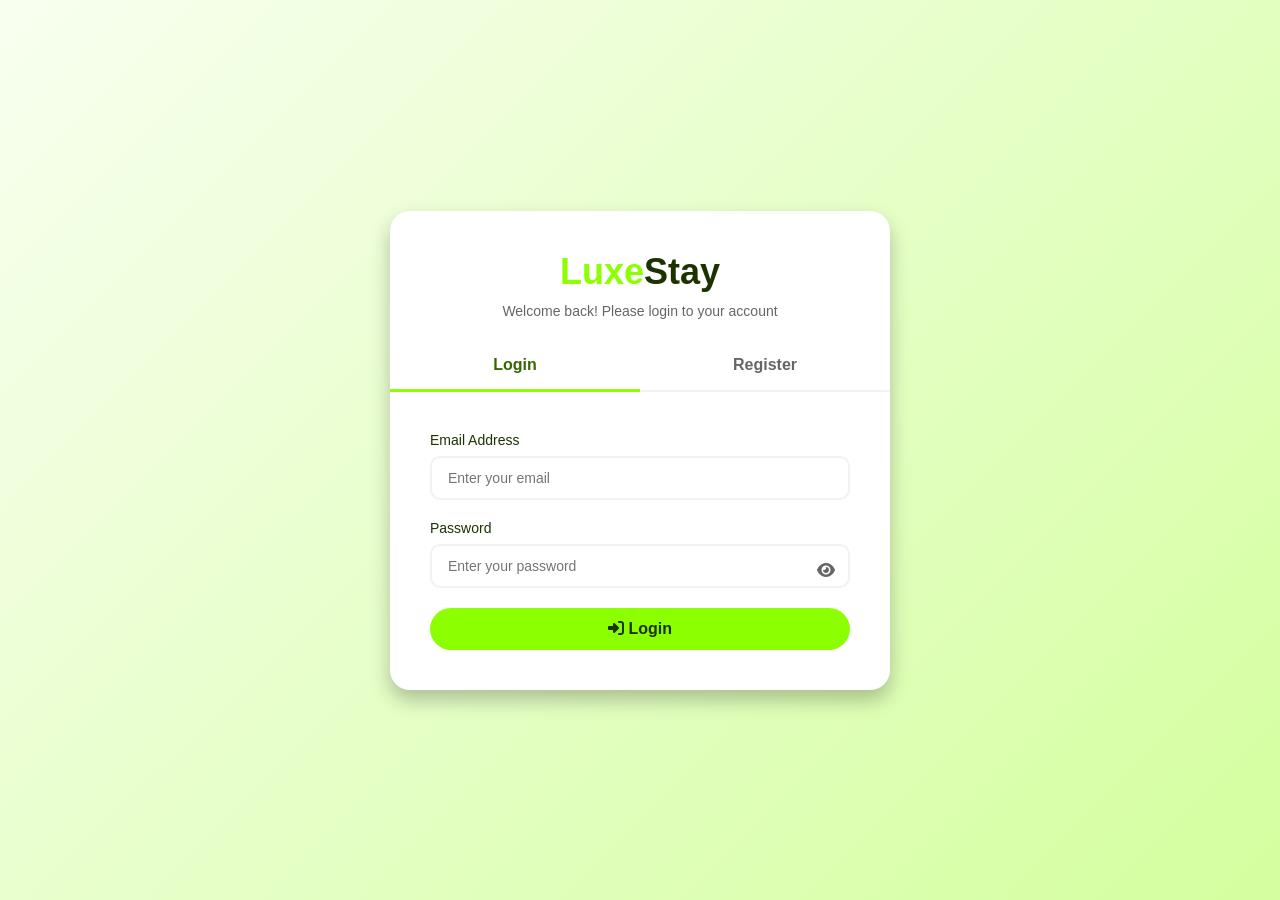
<file: STANDALONE-LOGIN.html>
<!DOCTYPE html>
<html lang="en">
<head>
    <meta charset="UTF-8">
    <meta name="viewport" content="width=device-width, initial-scale=1.0">
    <title>LuxeStay Hotel - Login (Standalone Demo)</title>

    <!-- Font Awesome -->
    <link rel="stylesheet" href="https://cdnjs.cloudflare.com/ajax/libs/font-awesome/6.4.0/css/all.min.css">

    <style>
        /* EMBEDDED CSS - Green Theme */
        * {
            margin: 0;
            padding: 0;
            box-sizing: border-box;
            font-family: "Georgia", "Helvetica Neue", Helvetica, Arial, sans-serif;
        }

        :root {
            --color-h: 87;
            --color-s: 100%;
            --5: hsl(var(--color-h), var(--color-s), 5%);
            --10: hsl(var(--color-h), var(--color-s), 10%);
            --20: hsl(var(--color-h), var(--color-s), 20%);
            --36: hsl(var(--color-h), var(--color-s), 36%);
            --50: hsl(var(--color-h), var(--color-s), 50%);
            --65: hsl(var(--color-h), var(--color-s), 65%);
            --81: hsl(var(--color-h), var(--color-s), 81%);
            --95: hsl(var(--color-h), var(--color-s), 95%);
            --97: hsl(var(--color-h), var(--color-s), 97%);
            --white: white;
            --lighter-gray: #f2f2f2;
            --text-secondary: #666;
        }

        body {
            background: linear-gradient(135deg, var(--97) 0%, var(--81) 100%);
            min-height: 100vh;
            display: flex;
            align-items: center;
            justify-content: center;
            padding: 20px;
        }

        .login-container {
            background: var(--white);
            border-radius: 20px;
            box-shadow: 0 10px 20px rgba(0,0,0,0.25);
            max-width: 500px;
            width: 100%;
            overflow: hidden;
        }

        .login-header {
            text-align: center;
            padding: 40px 40px 20px;
        }

        .login-logo {
            font-size: 36px;
            font-weight: 700;
            color: var(--10);
            margin-bottom: 10px;
        }

        .login-logo span {
            color: var(--50);
        }

        .login-subtitle {
            color: var(--text-secondary);
            font-size: 14px;
        }

        .login-tabs {
            border-bottom: 2px solid var(--lighter-gray);
            display: flex;
        }

        .tab-btn {
            flex: 1;
            padding: 15px 30px;
            border: none;
            background: transparent;
            cursor: pointer;
            font-size: 16px;
            font-weight: 600;
            color: var(--text-secondary);
            border-bottom: 3px solid transparent;
            transition: all 0.3s ease;
            position: relative;
            bottom: -2px;
        }

        .tab-btn.active {
            color: var(--20);
            border-bottom-color: var(--50);
        }

        .login-form-container {
            padding: 40px;
        }

        .tab-content {
            display: none;
        }

        .tab-content.active {
            display: block;
        }

        .form-group {
            margin-bottom: 20px;
            position: relative;
        }

        .form-label {
            display: block;
            margin-bottom: 8px;
            font-weight: 500;
            color: var(--10);
            font-size: 14px;
        }

        .form-input {
            width: 100%;
            padding: 12px 16px;
            border: 2px solid var(--lighter-gray);
            border-radius: 10px;
            font-size: 14px;
            transition: all 0.3s ease;
        }

        .form-input:focus {
            outline: none;
            border-color: var(--50);
            box-shadow: 0 0 0 3px var(--97);
        }

        .password-toggle {
            position: absolute;
            right: 15px;
            top: 42px;
            cursor: pointer;
            color: var(--text-secondary);
            background: none;
            border: none;
            font-size: 16px;
        }

        .button-primary {
            width: 100%;
            padding: 12px;
            background: var(--50);
            color: var(--10);
            border: none;
            border-radius: 40px;
            font-size: 16px;
            font-weight: 600;
            cursor: pointer;
            transition: all 0.3s ease;
        }

        .button-primary:hover {
            background: var(--36);
            transform: translateY(-2px);
        }

        .toast {
            position: fixed;
            top: 20px;
            right: 20px;
            background: var(--white);
            padding: 15px 20px;
            border-radius: 10px;
            box-shadow: 0 10px 20px rgba(0,0,0,0.25);
            display: flex;
            align-items: center;
            gap: 10px;
            z-index: 9999;
            animation: slideIn 0.3s ease;
        }

        @keyframes slideIn {
            from { transform: translateX(400px); opacity: 0; }
            to { transform: translateX(0); opacity: 1; }
        }

        .toast.success { border-left: 4px solid #4caf50; color: #2e7d32; }
        .toast.error { border-left: 4px solid #f44336; color: #c62828; }

        .form-help {
            font-size: 12px;
            color: var(--text-secondary);
            margin-top: 5px;
        }

        @media (max-width: 768px) {
            .login-form-container {
                padding: 30px 20px;
            }
        }
    </style>
</head>
<body>

    <div class="login-container">
        <!-- Header -->
        <div class="login-header">
            <h1 class="login-logo"><span>Luxe</span>Stay</h1>
            <p class="login-subtitle">Welcome back! Please login to your account</p>
        </div>

        <!-- Tabs -->
        <div class="login-tabs">
            <button class="tab-btn active" onclick="switchTab('login')">Login</button>
            <button class="tab-btn" onclick="switchTab('register')">Register</button>
        </div>

        <!-- Forms Container -->
        <div class="login-form-container">
            <!-- Login Form -->
            <form id="login-tab" class="tab-content active" onsubmit="handleLogin(event)">
                <div class="form-group">
                    <label class="form-label">Email Address</label>
                    <input type="email" class="form-input" placeholder="Enter your email" required>
                </div>

                <div class="form-group">
                    <label class="form-label">Password</label>
                    <input type="password" id="login-password" class="form-input" placeholder="Enter your password" required>
                    <button type="button" class="password-toggle" onclick="togglePassword('login-password')">
                        <i class="fas fa-eye"></i>
                    </button>
                </div>

                <button type="submit" class="button-primary">
                    <i class="fas fa-sign-in-alt"></i> Login
                </button>
            </form>

            <!-- Register Form -->
            <form id="register-tab" class="tab-content" onsubmit="handleRegister(event)">
                <div class="form-group">
                    <label class="form-label">Full Name</label>
                    <input type="text" class="form-input" placeholder="Enter your full name" required>
                </div>

                <div class="form-group">
                    <label class="form-label">Email Address</label>
                    <input type="email" class="form-input" placeholder="Enter your email" required>
                </div>

                <div class="form-group">
                    <label class="form-label">Password</label>
                    <input type="password" id="register-password" class="form-input" placeholder="Create a password" required>
                    <button type="button" class="password-toggle" onclick="togglePassword('register-password')">
                        <i class="fas fa-eye"></i>
                    </button>
                    <small class="form-help">At least 8 characters with uppercase, lowercase, and number</small>
                </div>

                <button type="submit" class="button-primary">
                    <i class="fas fa-user-plus"></i> Create Account
                </button>
            </form>
        </div>
    </div>

    <script>
        // Tab switching
        function switchTab(tab) {
            document.querySelectorAll('.tab-btn').forEach(btn => btn.classList.remove('active'));
            document.querySelectorAll('.tab-content').forEach(content => content.classList.remove('active'));

            event.target.classList.add('active');
            document.getElementById(tab + '-tab').classList.add('active');
        }

        // Password toggle
        function togglePassword(inputId) {
            const input = document.getElementById(inputId);
            const button = input.nextElementSibling;
            if (input.type === 'password') {
                input.type = 'text';
                button.innerHTML = '<i class="fas fa-eye-slash"></i>';
            } else {
                input.type = 'password';
                button.innerHTML = '<i class="fas fa-eye"></i>';
            }
        }

        // Show toast
        function showToast(message, type) {
            const toast = document.createElement('div');
            toast.className = `toast ${type}`;
            toast.innerHTML = `
                <i class="fas fa-${type === 'success' ? 'check-circle' : 'exclamation-circle'}"></i>
                <span>${message}</span>
            `;
            document.body.appendChild(toast);
            setTimeout(() => toast.remove(), 3000);
        }

        // Handle login
        function handleLogin(event) {
            event.preventDefault();
            showToast('Login successful! 🎉', 'success');
        }

        // Handle register
        function handleRegister(event) {
            event.preventDefault();
            showToast('Account created successfully! 🎉', 'success');
        }
    </script>

</body>
</html>
</file>
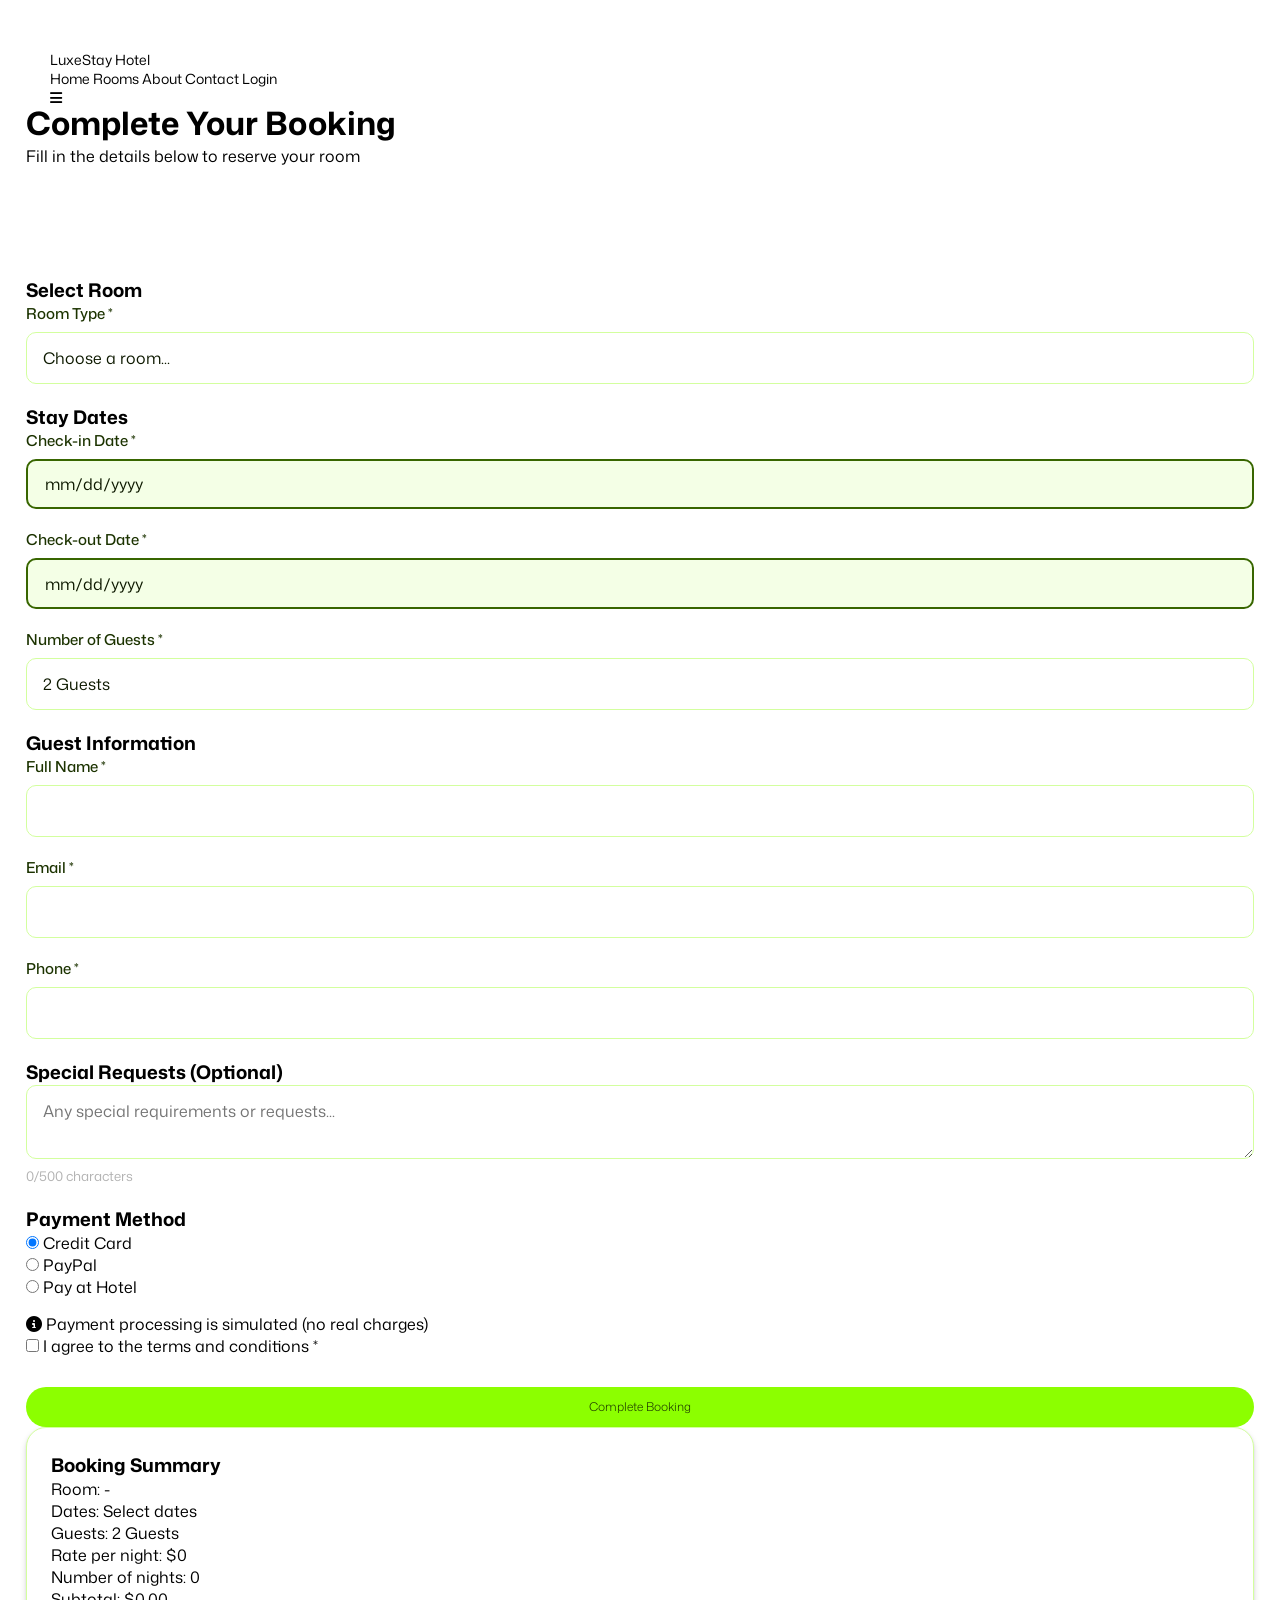
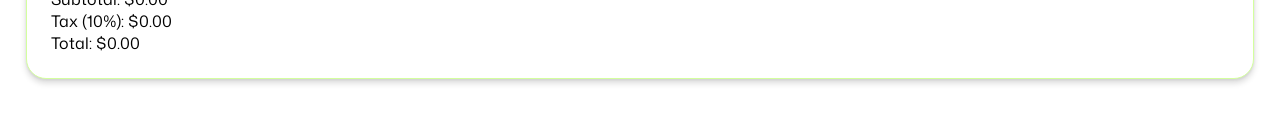
<file: public/booking.html>
<!DOCTYPE html>
<html lang="en">
<head>
    <meta charset="UTF-8">
    <meta name="viewport" content="width=device-width, initial-scale=1.0">
    <title>Book Your Stay - LuxeStay Hotel</title>
    <link rel="stylesheet" href="../assets/css/style.css">
    <link rel="stylesheet" href="../assets/css/components.css">
    <link rel="stylesheet" href="https://cdnjs.cloudflare.com/ajax/libs/font-awesome/6.4.0/css/all.min.css">
</head>
<body>
    <!-- Navigation Bar -->
    <nav class="navbar scrolled">
        <div class="container">
            <div class="navbar-content">
                <div class="navbar-brand">
                    <a href="/index.html">LuxeStay Hotel</a>
                </div>
                <div class="navbar-menu" id="navbar-menu">
                    <a href="/index.html" class="navbar-link">Home</a>
                    <a href="/public/rooms.html" class="navbar-link">Rooms</a>
                    <a href="/index.html#about" class="navbar-link">About</a>
                    <a href="/index.html#contact" class="navbar-link">Contact</a>
                    <a href="/public/login.html" class="navbar-link">Login</a>
                </div>
                <div class="navbar-toggle" id="navbar-toggle">
                    <i class="fas fa-bars"></i>
                </div>
            </div>
        </div>
    </nav>

    <!-- Page Header -->
    <div class="container" style="padding-top: 100px;">
        <h1>Complete Your Booking</h1>
        <p class="page-subtitle">Fill in the details below to reserve your room</p>
    </div>

    <!-- Booking Form and Summary -->
    <div class="container" style="margin-top: 30px;">
        <div class="booking-layout">
            <!-- Left Column - Booking Form -->
            <div class="booking-form-column">
                <form id="simple-booking-form" onsubmit="handleSimpleBooking(event)">
                    <!-- Section 1: Room Selection -->
                    <div class="form-section">
                        <h3>Select Room</h3>
                        <div class="form-group">
                            <label for="room-type" class="form-label">Room Type *</label>
                            <select id="room-type" class="form-select" required>
                                <option value="">Choose a room...</option>
                                <option value="1" data-price="299">Deluxe Suite - $299/night</option>
                                <option value="2" data-price="199">Executive Room - $199/night</option>
                                <option value="3" data-price="599">Presidential Suite - $599/night</option>
                                <option value="4" data-price="149">Standard Room - $149/night</option>
                                <option value="5" data-price="399">Family Suite - $399/night</option>
                                <option value="6" data-price="449">Honeymoon Suite - $449/night</option>
                            </select>
                        </div>
                    </div>

                    <!-- Section 2: Stay Dates -->
                    <div class="form-section">
                        <h3>Stay Dates</h3>
                        <div class="form-row">
                            <div class="form-group">
                                <label for="checkin" class="form-label">Check-in Date *</label>
                                <input type="date" id="checkin" class="form-input" required>
                            </div>
                            <div class="form-group">
                                <label for="checkout" class="form-label">Check-out Date *</label>
                                <input type="date" id="checkout" class="form-input" required>
                            </div>
                        </div>
                        <div class="form-group">
                            <label for="num-guests" class="form-label">Number of Guests *</label>
                            <select id="num-guests" class="form-select" required>
                                <option value="1">1 Guest</option>
                                <option value="2" selected>2 Guests</option>
                                <option value="3">3 Guests</option>
                                <option value="4">4+ Guests</option>
                            </select>
                        </div>
                    </div>

                    <!-- Section 3: Guest Information -->
                    <div class="form-section">
                        <h3>Guest Information</h3>
                        <div class="form-group">
                            <label for="fullname" class="form-label">Full Name *</label>
                            <input type="text" id="fullname" class="form-input" required minlength="3">
                        </div>
                        <div class="form-row">
                            <div class="form-group">
                                <label for="email" class="form-label">Email *</label>
                                <input type="email" id="email" class="form-input" required>
                            </div>
                            <div class="form-group">
                                <label for="phone" class="form-label">Phone *</label>
                                <input type="tel" id="phone" class="form-input" required>
                            </div>
                        </div>
                    </div>

                    <!-- Section 4: Special Requests -->
                    <div class="form-section">
                        <h3>Special Requests (Optional)</h3>
                        <div class="form-group">
                            <textarea id="special-requests" class="form-textarea" placeholder="Any special requirements or requests..." maxlength="500"></textarea>
                            <small class="form-hint"><span id="char-count">0</span>/500 characters</small>
                        </div>
                    </div>

                    <!-- Section 5: Payment Method -->
                    <div class="form-section">
                        <h3>Payment Method</h3>
                        <div class="form-check-group">
                            <div class="form-check">
                                <input type="radio" id="payment-card" name="payment-method" value="card" checked>
                                <label for="payment-card">Credit Card</label>
                            </div>
                            <div class="form-check">
                                <input type="radio" id="payment-paypal" name="payment-method" value="paypal">
                                <label for="payment-paypal">PayPal</label>
                            </div>
                            <div class="form-check">
                                <input type="radio" id="payment-hotel" name="payment-method" value="hotel">
                                <label for="payment-hotel">Pay at Hotel</label>
                            </div>
                        </div>
                        <div class="alert alert-info" style="margin-top: 15px;">
                            <i class="fas fa-info-circle"></i>
                            Payment processing is simulated (no real charges)
                        </div>
                    </div>

                    <!-- Terms & Conditions -->
                    <div class="form-section">
                        <div class="form-check">
                            <input type="checkbox" id="terms-agree" required>
                            <label for="terms-agree">I agree to the <a href="#" class="link">terms and conditions</a> *</label>
                        </div>
                    </div>

                    <!-- Submit Button -->
                    <button type="submit" class="button button-primary button-big" style="width: 100%; margin-top: 30px;">
                        Complete Booking
                    </button>
                </form>
            </div>

            <!-- Right Column - Booking Summary -->
            <div class="booking-summary-column">
                <div class="booking-card">
                    <h3>Booking Summary</h3>

                    <div class="summary-section">
                        <div class="summary-item">
                            <span class="summary-label">Room:</span>
                            <span id="summary-room">-</span>
                        </div>
                        <div class="summary-item">
                            <span class="summary-label">Dates:</span>
                            <span id="summary-dates">Select dates</span>
                        </div>
                        <div class="summary-item">
                            <span class="summary-label">Guests:</span>
                            <span id="summary-guests">2 Guests</span>
                        </div>
                    </div>

                    <div class="summary-divider"></div>

                    <div class="summary-section">
                        <div class="summary-item">
                            <span class="summary-label">Rate per night:</span>
                            <span id="summary-rate">$0</span>
                        </div>
                        <div class="summary-item">
                            <span class="summary-label">Number of nights:</span>
                            <span id="summary-nights">0</span>
                        </div>
                        <div class="summary-item">
                            <span class="summary-label">Subtotal:</span>
                            <span id="summary-subtotal">$0.00</span>
                        </div>
                        <div class="summary-item">
                            <span class="summary-label">Tax (10%):</span>
                            <span id="summary-tax">$0.00</span>
                        </div>
                    </div>

                    <div class="summary-divider"></div>

                    <div class="summary-item summary-total">
                        <span class="summary-label">Total:</span>
                        <span id="summary-total">$0.00</span>
                    </div>
                </div>
            </div>
        </div>
    </div>

    <!-- Footer -->
    <?php include '../includes/footer.php'; ?>

    <!-- JavaScript -->
    <script src="../assets/js/main.js"></script>
    <script>
        document.addEventListener('DOMContentLoaded', function() {
            const roomTypeSelect = document.getElementById('room-type');
            const checkinInput = document.getElementById('checkin');
            const checkoutInput = document.getElementById('checkout');
            const guestsSelect = document.getElementById('num-guests');
            const specialRequests = document.getElementById('special-requests');
            const charCount = document.getElementById('char-count');

            // Set minimum date to today
            const today = new Date().toISOString().split('T')[0];
            checkinInput.setAttribute('min', today);

            // Update checkout min when checkin changes
            checkinInput.addEventListener('change', function() {
                // Check if check-in is in past
                if (this.value < today) {
                    this.value = today;
                    if (typeof showToast === 'function') {
                        showToast('Check-in date cannot be in the past', 'error');
                    }
                    return;
                }

                const checkinDate = new Date(this.value);
                checkinDate.setDate(checkinDate.getDate() + 1);
                const minCheckout = checkinDate.toISOString().split('T')[0];
                checkoutInput.setAttribute('min', minCheckout);

                if (checkoutInput.value && checkoutInput.value < minCheckout) {
                    checkoutInput.value = minCheckout;
                }
                updateSummary();
            });

            // Update summary on changes
            roomTypeSelect.addEventListener('change', updateSummary);
            checkoutInput.addEventListener('change', updateSummary);
            guestsSelect.addEventListener('change', updateSummary);

            // Character counter
            specialRequests.addEventListener('input', function() {
                const length = this.value.length;
                charCount.textContent = length;

                if (length > 500) {
                    this.value = this.value.substring(0, 500);
                    charCount.textContent = 500;
                }
            });

            function updateSummary() {
                const roomOption = roomTypeSelect.options[roomTypeSelect.selectedIndex];
                const checkin = checkinInput.value;
                const checkout = checkoutInput.value;
                const guests = guestsSelect.value;

                // Update room
                if (roomTypeSelect.value) {
                    const roomText = roomOption.text.split(' - ')[0];
                    document.getElementById('summary-room').textContent = roomText;

                    const price = parseInt(roomOption.getAttribute('data-price'));
                    document.getElementById('summary-rate').textContent = '$' + price;

                    // Calculate nights and totals
                    if (checkin && checkout) {
                        const date1 = new Date(checkin);
                        const date2 = new Date(checkout);
                        const nights = Math.ceil((date2 - date1) / (1000 * 60 * 60 * 24));

                        if (nights > 0) {
                            const subtotal = nights * price;
                            const tax = subtotal * 0.10;
                            const total = subtotal + tax;

                            document.getElementById('summary-nights').textContent = nights;
                            document.getElementById('summary-subtotal').textContent = '$' + subtotal.toFixed(2);
                            document.getElementById('summary-tax').textContent = '$' + tax.toFixed(2);
                            document.getElementById('summary-total').textContent = '$' + total.toFixed(2);
                        }
                    }
                } else {
                    document.getElementById('summary-room').textContent = '-';
                }

                // Update dates
                if (checkin && checkout) {
                    const formatDate = (dateStr) => {
                        const date = new Date(dateStr);
                        return date.toLocaleDateString('en-US', { month: 'short', day: 'numeric' });
                    };
                    document.getElementById('summary-dates').textContent = formatDate(checkin) + ' - ' + formatDate(checkout);
                } else {
                    document.getElementById('summary-dates').textContent = 'Select dates';
                }

                // Update guests
                document.getElementById('summary-guests').textContent = guests + (guests == 1 ? ' Guest' : ' Guests');
            }

            // Mobile menu toggle
            const navbarToggle = document.getElementById('navbar-toggle');
            const navbarMenu = document.getElementById('navbar-menu');
            if (navbarToggle) {
                navbarToggle.addEventListener('click', function() {
                    navbarMenu.classList.toggle('active');
                });
            }
        });

        function handleSimpleBooking(event) {
            event.preventDefault();

            // Get form values
            const roomType = document.getElementById('room-type');
            const checkin = document.getElementById('checkin').value;
            const checkout = document.getElementById('checkout').value;
            const guests = document.getElementById('num-guests').value;
            const fullname = document.getElementById('fullname').value.trim();
            const email = document.getElementById('email').value.trim();
            const phone = document.getElementById('phone').value.trim();
            const requests = document.getElementById('special-requests').value.trim();
            const paymentMethod = document.querySelector('input[name="payment-method"]:checked').value;
            const termsAgreed = document.getElementById('terms-agree').checked;

            // Validation
            if (!roomType.value) {
                alert('Please select a room');
                roomType.focus();
                return false;
            }

            if (!checkin || !checkout) {
                alert('Please select check-in and check-out dates');
                return false;
            }

            if (new Date(checkout) <= new Date(checkin)) {
                alert('Check-out must be after check-in');
                return false;
            }

            if (!fullname || fullname.length < 3) {
                alert('Please enter a valid name (minimum 3 characters)');
                document.getElementById('fullname').focus();
                return false;
            }

            if (!email || !email.includes('@')) {
                alert('Please enter a valid email address');
                document.getElementById('email').focus();
                return false;
            }

            if (!phone) {
                alert('Please enter a valid phone number');
                document.getElementById('phone').focus();
                return false;
            }

            if (!termsAgreed) {
                alert('You must agree to terms and conditions');
                return false;
            }

            // Show loading
            const submitBtn = event.target.querySelector('button[type="submit"]');
            const originalText = submitBtn.textContent;
            submitBtn.disabled = true;
            submitBtn.innerHTML = '<i class="fas fa-spinner fa-spin"></i> Processing...';

            if (typeof showLoading === 'function') {
                showLoading('Processing booking...');
            }

            // Simulate API call
            setTimeout(() => {
                // 5% failure rate
                const shouldFail = Math.random() < 0.05;

                if (shouldFail) {
                    if (typeof hideLoading === 'function') hideLoading();
                    if (typeof showToast === 'function') {
                        showToast('Payment failed. Please try again.', 'error');
                    } else {
                        alert('Payment failed. Please try again.');
                    }
                    submitBtn.disabled = false;
                    submitBtn.textContent = originalText;
                    return;
                }

                // Generate confirmation number
                const year = new Date().getFullYear();
                const random = Math.floor(1000000 + Math.random() * 9000000);
                const confirmationNumber = 'LX-' + year + '-' + random;

                // Calculate totals
                const roomOption = roomType.options[roomType.selectedIndex];
                const roomName = roomOption.text.split(' - ')[0];
                const roomPrice = parseInt(roomOption.getAttribute('data-price'));
                const nights = Math.ceil((new Date(checkout) - new Date(checkin)) / (1000 * 60 * 60 * 24));
                const subtotal = nights * roomPrice;
                const tax = subtotal * 0.10;
                const total = subtotal + tax;

                // Store booking data
                const bookingData = {
                    confirmationNumber: confirmationNumber,
                    roomId: roomType.value,
                    roomName: roomName,
                    roomPrice: roomPrice,
                    checkIn: checkin,
                    checkOut: checkout,
                    guests: guests,
                    guestName: fullname,
                    guestEmail: email,
                    guestPhone: phone,
                    specialRequests: requests,
                    paymentMethod: paymentMethod,
                    nights: nights,
                    subtotal: subtotal,
                    tax: tax,
                    serviceFee: 0,
                    total: total,
                    bookingDate: new Date().toISOString()
                };

                sessionStorage.setItem('lastBooking', JSON.stringify(bookingData));
                sessionStorage.setItem('confirmedBooking', JSON.stringify(bookingData));

                if (typeof hideLoading === 'function') hideLoading();

                // Redirect to confirmation
                window.location.href = '/public/confirmation.html';
            }, 2000);

            return false;
        }
    </script>
</body>
</html>
</file>
<file: assets/css/style.css>
@import url("https://fonts.googleapis.com/css2?family=Mona+Sans:ital,wght@0,200..900;1,200..900&display=swap");

* {
  margin: 0;
  padding: 0;
  box-sizing: border-box;
  font-family: "Mona Sans", "Helvetica Neue", Helvetica, Arial, sans-serif;
}
/* ROOT STYLES */
:root {
  --darktext: #3d3d4e;
  --white: white;
  --whitesmoke: whitesmoke;
  --black: black;
  --gray: #f8f8f8;
  --lighter-gray: #f2f2f2;
  --light-gray: #a4a8a9;
  --light-green: hsl(87, 100%, 49%);
  --light-green-hover: #c4e2a1;
  --dark-green-1: #749a3e; /* medium dark green */
  --dark-green-2: #5a7a30; /* darker olive green */
  --dark-green-3: #4b6724; /* forest green shade */
  --dark-green-4: #3b4d1a; /* very dark green */

  --b-radius-10: 10px;
  --b-radius-15: 15px;
  --b-radius-20: 20px;
  --b-radius-40: 40px;

  /* GAPS */
  --g10: 10px;
  --g20: 20px;
  --g30: 30px;

  /* FONTS */
  --h2: 56px; /*40 */
  --h21: 48px; /*40 */
  --h3: 24px;

  --p1: 16px;

  --shadow-light: 0 1px 3px rgba(0, 0, 0, 0.12);
  --shadow-medium: 0 4px 6px rgba(0, 0, 0, 0.15), 0 1px 3px rgba(0, 0, 0, 0.08);
  --shadow-heavy: 0 10px 20px rgba(0, 0, 0, 0.25), 0 6px 6px rgba(0, 0, 0, 0.22);

  --animation-delay-base-value: 1000ms;

  /* TEXT */
  --heading-color2: rgb(14, 26, 0);
  --heading-color: hsl(87, 100%, 10%);
  --text-light: hsl(87, 100%, 92%);
  --subheading-color: hsl(87, 100%, 20%);
  --body-text-color: hsl(87, 100%, 65%);
  --accent-color: hsl(87, 100%, 50%);
  --muted-text: hsl(0, 0%, 70%);
  --text-paragraph: hsl(0, 0%, 15%);
  --text-primary: hsl(87, 100%, 10%);
  --text-secondary: hsl(0, 0%, 45%);
  /* --muted-text: hsl(87, 100%, 65%); */
  --link-color: hsl(87, 100%, 36%);


  
h1, h2{
  /* color: var(--heading-color); */
  /* font-weight: bold; */
}

h4, h5 {
  color: var(--subheading-color);
}


span.colored{
  color: var(--accent-color);
  font-weight: 500;
}
p.light {
  color: var(--paragraph-light);
}

small, .muted, .notes {
  color: var(--muted-text);
}

/* a, a:hover, a:focus {
  color: var(--link-color);
  text-decoration: underline;
  font-weight: 600; */

  /* COLORS */
  --color-h: 87;
  --color-s: 100%;

  --5: hsl(var(--color-h), var(--color-s), 5%);
  --10: hsl(var(--color-h), var(--color-s), 10%);
  --20: hsl(var(--color-h), var(--color-s), 20%);
  --36: hsl(var(--color-h), var(--color-s), 36%);
  --50: hsl(var(--color-h), var(--color-s), 50%);
  --65: hsl(var(--color-h), var(--color-s), 65%);
  --81: hsl(var(--color-h), var(--color-s), 81%);
  --95: hsl(var(--color-h), var(--color-s), 95%);
  --97: hsl(var(--color-h), var(--color-s), 97%);
}


/* GLOBAL STYLES */
html {
  scroll-padding-top: 85px; /* height of sticky navbar */
  scroll-behavior: smooth;
  overflow-x: hidden;
  scrollbar-width: thin; /*slimmer look*/
  scrollbar-color: var(--50) #1a1a1a; /*track- grey, thumb - bright green*/
}

body {
  /* line-height: 28px; */
}
li {
  list-style-type: none;
}

a {
  text-decoration: none;
  color: inherit;
}
button:hover, a:hover, button:focus, a:focus {
  outline: none;
  /* box-shadow: 0 0 5px var(--light-green); */
}


/* RE-USED STYLES */
.container{
  max-width: 1440px;
  width: 96%;
  /* min-height: 70vh; */
  /* height: max-content; */
  margin-inline: auto;
  /* position: relative; */
  padding: 40px 0;
  /* display: flex; */
  align-items: center;
  justify-content: center;

}

.heading{
  display: flex;
  flex-direction: column;
  align-items: center;
  text-align: center;
  justify-content: space-between;
  gap: 10px;
  margin-bottom: 30px;
}
.heading-light h2{
  color: var(--text-light) !important;
}
.heading-light p{
  color: var(--97) !important; 
}
.heading h2,.heading-h2 {
  font-size: var(--h21);
  max-width: 25ch;
  font-weight: 500;
  margin-bottom: 5px;
  font-weight: 300;
  color: var(--heading-color);
  text-align: center;
}
.heading p, .heading-p{
  font-size: 16px;
  color: var(--text-paragraph);
  margin-bottom: 10px;
  animation-delay: 0.5s;
  /* max-width: 45ch; */
}

/* BUTTONS */

button{
  padding: 0.4em 0.7em;
  cursor: pointer;
  font-size: 12px;
  font-weight: 300;
}
.button{
  padding: 0.4em 0.7em;
  cursor: pointer;
  font-size: 12px;
}
.button-big{
    padding: 0.95em 1.45em;
}
/* Shared button base */
.button-primary, .button-secondary, .button-tertiary {
  border-radius: var(--b-radius-40, 20px);
  transition: all 0.5s ease;
}
.button-primary:hover, .button-secondary:hover, .button-tertiary:hover{
  transform: scale(1.2);
}
/* Responsive padding */
@media (max-width: 768px) {
  .button-primary,
  .button-secondary,
  .button-tertiary {
    padding: 10px 15px;
  }
  .button-primary:hover, .button-secondary:hover, .button-tertiary:hover{
    transform: scale(1.05);
  }
}

.button-arrow {
  color: inherit;
  /* font-size: inherit; */
  display: flex;
  align-items: center;
}

.button-arrow::after {
  content: "\f178";
  font-family: "Font Awesome 6 Free";
  font-weight: 900; /*for solid */
  color: inherit;
  /* font-size: inherit; */
  margin-left: 5px;
  transition: all 0.3s ease;
}

.button-arrow:hover::after {
  transform: translateX(10px) scale(1.25); /* arrow moves right on hover */
  color: inherit;
}

.button-primary {
  background-color: var(--50);
  color: var(--10);
  border: none;
}
.button-primary:hover {
  background-color: var(--36);
}

.button-secondary {
  background-color: var(--95);
  color: var(--20);
  border: 2px solid var(--36);
}
.button-secondary:hover {
  background-color: var(--81);
}

.button-tertiary {
  background-color: transparent;
  color: var(--10);
  border: 2px solid var(--20);
}
.button-tertiary:hover {
  background-color: var(--10) !important;
  color: var(--97) !important;
}



/* GLASSMORPHISM */

/* There are basically 3 rangesd values
  1. Blur - 0 - 50 backdrop filter in glass-card
  2. Refraction - 0.05 - 0.4 bg opacity value in glass-card
  3. Depth - last value for box-shadow with values ranging from 0 - 30 in 30px 60px and 3.0 for a in rgba  */
.glass-card {
  width: 240px;
  /* height: 360px; */
  background: rgb(30, 107, 11);
  backdrop-filter: blur(10px);
  -webkit-backdrop-filter: blur(10px);
  /* border-radius: 20px; */
  /* border-bottom: 1px solid rgba(255, 255, 255, 0.01); */
  box-shadow: 
    0 8px 32px rgba(0, 0, 0, 0.1),
    inset 0 1px 0 rgba(255, 255, 255, 0.5),
    inset 0 -1px 0 rgba(255, 255, 255, 0.1),
    inset 0 0 10px 20px hsla(0, 0%, 100%, 0.05);
  position: relative;
  overflow: hidden;
}

.glass-card::before {
  content: '';
  position: absolute;
  top: 0;
  left: 0;
  right: 0;
  height: 1px;
  background: linear-gradient(
    90deg,
    transparent,
    rgba(255, 255, 255, 0.8),
    transparent
  );
}

.glass-card::after {
  content: '';
  position: absolute;
  top: 0;
  left: 0;
  width: 1px;
  height: 100%;
  background: linear-gradient(
    180deg,
    rgba(255, 255, 255, 0.8),
    transparent,
    rgba(255, 255, 255, 0.3)
  );
}
/* END */
/* ========= FRAMEWORKED STYLES ===================== */
.flex {
  display: flex;
}
.wrap {
  flex-wrap: wrap;
}
.fcol {
  display: flex;
  flex-direction: column;
}
.fg > * {
  flex: 1 1 0;
}
.grid {
  display: grid;
  grid-template-columns: repeat(auto-fit, minmax(0, 1fr));
}
.aic {
  align-items: center;
}
.aid {
  align-items: end;
}
.ais {
  align-items: stretch;
}
.jcc {
  justify-content: center;
}
.jcsb {
  justify-content: space-between;
}
.tac{
 text-align: center; 
}
.tal{
  text-align: left;
}
.tar{
  text-align: right;
}
.text-primary{
  color: var(--text-primary);
}
.text-secondary{
  color: var(--text-secondary);
}
.text-light-g{
  color: var(--body-text-color) !important;
}
.h2{
  font-size: var(--h21);
}
.p1{
  font-size: var(--p1);
}
.aib{
  align-items: baseline;
}
@media (max-width: 600px) {
  :root {
    --h2: 44px;
    --h21: 36px;
    --p1: 14px;
  }
}
@media (max-width: 480px) {
  :root {
    --h2: 36px;
    --h21: 28px;
    --p1: 12px;
  }
}
@media (max-width: 320px) {
  :root {
    --h2: 32px;
    --h21: 24px;
  }
}
/* ================= H E R O   A N I M A T I O N S ==================== */

/* Hero image fade and gentle scale on load */
/* .hero-image-animate {
  opacity: 0;
  transform: scale(0.5);
  animation: heroImageIn 1s ease forwards;
  animation-delay: 0.8s;
}
@keyframes heroImageIn {
  from {
    opacity: 0;
    transform: scale(0.5);
  }
  to {
    opacity: 1;
    transform: scale(1);
  }
} */

/* Navbar logo fade down */
/* .fadeDown {
  opacity: 0;
  transform: translateY(-20px);
  animation: fadeDown 0.8s ease forwards;
}
@keyframes fadeDown {
  to {
    opacity: 1;
    transform: translateY(0);
  }
} */

/* Navbar menu fade up items */
/* .fadeUp {
  opacity: 0;
  transform: translateY(20px);
  animation: fadeUp 0.8s ease forwards;
}
@keyframes fadeUp {
  to {
    opacity: 1;
    transform: translateY(0);
  }
} */

/* Hamburger menu fade */
/* .fade {
  opacity: 0;
  animation: fadeIn 0.6s ease forwards;
}
@keyframes fadeIn {
  to {
    opacity: 1;
  }
} */

/* Main heading fade in from left */
/* .fadeInLeft {
  opacity: 0;
  transform: translateX(-40px);
  animation: fadeInLeft 1s ease forwards;
  animation-delay: 0.3s;
}
@keyframes fadeInLeft {
  to {
    opacity: 1;
    transform: translateX(0);
  }
} */

/* Paragraph fade in from right */
/* .fadeInRight {
  animation: fadeInRight 1s ease forwards;
  animation-delay: 0.5s;
}

@keyframes fadeInRight {
  from {
    opacity: 0;
    transform: translateX(40px);
  }
  to {
    opacity: 1;
    transform: translateX(0);
  }
} */

/* Selection holder list items fade up with stagger */
.fadeUpStagger {
  opacity: 0;
  transform: translateY(20px);
  animation: fadeUp 0.7s ease forwards;
}
/* You can add inline style like animation-delay: 0.1s / 0.3s / etc for staggered effect */

/* Filter modal fade up */
.filterFadeUp {
  opacity: 0;
  transform: translateY(30px);
  animation: fadeUp 1s ease both;
}

/* Buttons fade in */
.buttonFadeIn {
  opacity: 0;
  animation: fadeIn 0.8s ease forwards;
  animation-delay: 1s;
}

/* ================== S C R O L L   F A D E - O U T ===================== */

/* .hero-scroll-fade {
  transition: opacity 0.3s ease;
  will-change: opacity;
} */

/* ====================================================== /
                        ANIMATIONS  
    /* ======================================================= */

/* Auto Rotate */

.autoRotate {
  animation: AutoRotateAnimation;
  animation-timeline: view();
}

@keyframes AutoRotateAnimation {
  from {
    transform: rotate(0deg);
  }
  to {
    transform: rotate(360deg);
  }
}
/* Fade in smooth scroll */
.autoShow {
  animation: text-appear both;
  animation-timeline: view();
  animation-range: entry 20% cover 100vh;
}

@keyframes text-appear {
  from {
    opacity: 0;
    transform: translateY(100px);
  }
  to {
    opacity: 1;
    transform: translateY(0);
  }
}

/* Image Reveal */

.imageReveal {
  /* For scroll-based animations, always use both for better control & smoother experience*/
  animation: imageReveal both;
  animation-timeline: view(
    10% 5%
  ); /*accepts 2 values : when animation...(finish, start) */
  animation-range: entry 15% cover 45%;
  /* animation-range: contain 0% contain 100%; triggers when entire element is inside viewport */
}

@keyframes imageReveal {
  from {
    filter: saturate(0) contrast(4) brightness(0.1) blur(5px);
    /* opacity: 0; */
    scale: 0.95;
    translate: 0 4rem;
  }
  to {
    filter: none;
    /* opacity: 1; */
    scale: 1;
    translate: 0 0;
  }
}

.fade {
  animation: fade 1s ease both;
  animation-timeline: view() both;
}

@keyframes fade {
  from {
    opacity: 0;
    transform: translateY(-10px);
  }
  to {
    opacity: 1;
    transform: translateY(0px);
  }
}

/* Fade Up  */

.fadeUp {
  animation: fadeUp both;
  animation-timeline: view();
  /* animation-range: entry 20% cover 40%; */
}
/* for a timeline */
.timeline-item:nth-child(1) {
  animation-range: entry 20% cover 40%;
}
.timeline-item:nth-child(2) {
  animation-range: entry 40% cover 60%;
}
.timeline-item:nth-child(3) {
  animation-range: entry 60% cover 80%;
}

@keyframes fadeUp {
  from {
    opacity: 0;
    transform: translateY(10px) scale(0.5);
  }
  to {
    opacity: 1;
    transform: translateY(0) scale(1);
  }
}
/* Fade Down: coming from above and fading in while moving down */
.fadeDown {
  animation: fadeDownAnim 1s ease both;
  animation-timeline: view();
}
@keyframes fadeDownAnim {
  from {
    opacity: 0;
    transform: translateY(-200px);
  }
  to {
    opacity: 1;
    transform: translateY(0);
  }
}

/* Fade in from Left */
.fadeInLeft {
  animation: fadeInLeft 1s ease forwards;
  animation-timeline: view();
}

@keyframes fadeInLeft {
  from {
    opacity: 0;
    transform: translateX(-100px);
  }
  to {
    opacity: 1;
    transform: translateX(0);
  }
}
.fadeInLeftExtra {
  animation: fadeInLeft 2s ease-in-out forwards;
  /* animation-timeline: view(); */
}

@keyframes fadeInLeft {
  from {
    transform: translateX(-100%);
  }
  to {
    transform: translateX(0);
  }
}

/* Fade in from Right */
.fadeInRight {
  animation: fadeInRight 1s ease both;
  animation-timeline: view(10% 5%);
}

@keyframes fadeInRight {
  from {
    opacity: 0;
    transform: translateX(100px);
  }
  to {
    opacity: 1;
    transform: translateX(0);
  }
}
.fadeInRightExtra {
  animation: fadeInRightEx 2s ease both;
  animation-timeline: view();
  animation-range: entry 15% cover 45%;
}

@keyframes fadeInRightEx {
  from {
    opacity: 0;
    transform: translateX(150%);
  }
  to {
    opacity: 1;
    transform: translateX(0);
  }
}

/* Smooth blur */

.autoBlur {
  animation: autoBlurAnimation linear both;
  animation-timeline: view(50% auto);
}

@keyframes autoBlurAnimation {
  0% {
    filter: blur(20px);
  }
  35%,
  45% {
    filter: blur(0px);
  }
  70% {
    filter: blur(20px);
  }
  100% {
    filter: blur(0px);
  }
}

/* Horizontal Scroll */
.horizontal-scroll-wrapper {
  overflow-x: auto;
  scroll-snap-type: x mandatory; /*make each child element snap into place as you scroll*/
  scroll-behavior: smooth;
  scrollbar-width: thin; /*slimmer look*/
  scrollbar-color: #89fc00 #1a1a1a; /*track- grey, thumb - bright green*/
}
.fadeInLeft,
.fadeInRight {
  animation-fill-mode: both;
  animation-timeline: view();
  animation-range: entry 30% cover 60%;
}
.fadeInLeft,
.fadeInRight,
.fadeUp,
.filterFadeUp,
.imageReveal {
  /* animation-range: contain 5% contain 95%; starts when most of element visible */
  animation-timeline: view();
  animation-fill-mode: both;
}
/* For hero section (always visible), keep time-based animations */
.fadeInLeftExtra,
.hero-image-animate {
  animation-fill-mode: forwards;
}

@keyframes fadeInLeftSoft {
  from {
    opacity: 0;
    transform: translateX(-200%)
  }
  to {
    opacity: 1;
    transform: translateX(0) translateY(0);
  }
}

.fadeInLeftSoft {
  opacity: 0;
  animation: fadeInLeftSoft 0.8s ease forwards;
  animation-fill-mode: both;
  animation-timeline: view();
  animation-range: entry 30% cover 60%;
}

@keyframes fadeInFromLeft {
  from {
    opacity: 0;
    transform: translateX(-100%);
  }
  to {
    opacity: 1;
    transform: translateX(0);
  }
}
    /* FOR IMAGES */
.fadeInFromLeft {
  animation: fadeInFromLeft 0.8s ease-in-out both;
  /* animation-timeline: view(); */
  /* animation-range: entry 15% cover 45%; */
  /* opacity: 0; */
}
.property-card:nth-child(1) {
  animation-delay: 2s;
  animation-range: entry 0% cover 30%;
}
.property-card:nth-child(2) {
  animation-delay: 1s;
  animation-range: entry 15% cover 45%;
}
.property-card:nth-child(3) {
  animation-delay: .1s;
  animation-range: entry 30% cover 60%;
}
.property-card:nth-child(4) {
  animation-delay: 5s;
  animation-range: entry 45% cover 75%;
}
.property-card:nth-child(5) {
  animation-delay: 4s;
  animation-range: entry 60% cover 90%;
}
.property-card:nth-child(6) {
  animation-delay: 3s;
  animation-range: entry 75% cover 100%;
}

/* Default hidden state */
/* .fadeUp, .fadeInRightExtra, .imageReveal {
  opacity: 0;
  transform: translateY(20px); /* example for fadeUp */
  /* transition: none; */
 */

/* Animation triggered state */
.fadeUp.animate {
  animation: fadeUp 1s ease forwards;
}

.fadeInRightExtra.animate {
  animation: fadeInRightExtra 1s ease forwards;
}

.imageReveal.animate {
  animation: imageReveal 1s ease forwards;
}
/* ====================================================== /
                        ANIMATIONS  END
    /* ======================================================= */

/* START HERO SECTION  */
.hero {
  width: 100%;
  min-height: 150vh;
  position: relative;
  /* background-color: red; */
}
.hero-container{
  z-index: 2;
}
.hero {
  background-image: url(pexels-clubhouseconvos-13620071\ -\ large.jpg);
  height: 100vh;
  width: 100%;
  background-size: cover;
  background-position: center center;
  /* position: absolute; */
  /* top: 0; */
  /* z-index: -2; */
}
.hero img {
  position: absolute;
  width: 100%;
  height: 100%;
  z-index: -2;
  aspect-ratio: 1/1;
}

/* NAV START */
.navbar {
  display: flex;
  position: fixed;
  /* max-width: 96%; */
  width: 100%;
  left: 0;
  right: 0;
  padding: 10px 2vw 10px 2vw;
  /* margin-inline: auto; */
  justify-content: space-between;
  align-items: center;
  transition: all 0.3s ease;
  gap: 20px;
  font-size: 14px;
  background-color: transparent;
  z-index: 999;
  transition: all 0.5s ease;
}
/* Background and shadow added on scroll */
.navbar.scrolled .nav-ul {
  background-color: #f2f2f275;
  box-shadow: 0 2px 6px rgba(6, 216, 24, 0.15);
}
.navbar.scrolled .nav-ul li a {
  color: var(--10);
}
.logo {
  flex: 0 0 auto;
   transition: all 0.3s ease;
}
.nav-menu {
  flex: 1 1 auto;
  display: flex;
  justify-content: center;
  align-items: center;
   transition: all 0.3s ease;
}

/* Desktop credentials position */
.credentials {
  flex: 0 0 auto;
  display: flex;
  align-items: center;
  gap: 20px;
}
.navbar .nav-ul {
  display: flex;
  align-items: center;
  justify-content: space-between;
  gap: 20px;
  background-color: transparent;
  border-radius: 40px;
  height: 50px;
  padding: 5px;
  transition: all 0.3s ease;
}

.nav-ul li {
  height: 100%;
  /* width: 100%; */
  border-radius: 40px;
  text-align: center;
  display: flex;
  align-items: center;
  justify-content: center;
  transition: all 0.3s ease;
}
.nav-ul li a {
  display: inline-block;
  line-height: 50px;
  height: 50px;
  padding: 0 10px;
  color: var(--95);
  transition: all 0.3s ease;
}
.nav-ul li:hover {
  background-color: var(--36);
}
.nav-ul li:hover a {
  color: var(--50);
}

li.active {
  background-color: var(--65);
  border-radius: 40px;
  box-shadow: 0 0 10px hsla(87, 100%, 36%, 0.7);
}

li.active a {
  color: var(--10);
  font-weight: 600;
  line-height: 50px; /* consistent with nav link height */
}
/* Hover style for non-active items */
.nav-ul li:not(.active):hover {
  background-color: var(--65);
}

.nav-ul li:not(.active):hover a {
  color: var(--5);
}
.hamburger {
  position: absolute;
  top: 1rem;
  right: 1rem;
  width: 1.875rem;
  height: 1.313rem;
  display: none;
  flex-direction: column;
  justify-content: space-around;
  cursor: pointer;
  z-index: 1000;
}
.hamburger .line {
  height: 0.188rem;
  width: 100%;
  background-color: var(--white);
  border-radius: 0.625rem;
  transition: all ease-in-out 0.2s;
}
/* ===== MOBILE STYLES ===== */
@media (max-width: 768px) {
  /* Hide original credentials on top bar */
  .credentials {
    display: none;
  }

  .hamburger {
    display: flex;
  }
  .navbar {
    /* position: relative; */
    background-color: transparent;
  }
  .nav-menu {
    position: absolute;
    top: 0;
    right: 0;
    width: 80vw;
    height: 100vh;
    flex-direction: column;

    opacity: 0;
    transform: translateX(120%);
    pointer-events: none; /* Prevent interaction when hidden */

    border-radius: 0 0 0 20px;
    justify-content: flex-start;
    padding-top: 20px;
    /* transition: all 0.9s ease-in-out; */
    background-color: var(--light-gray);
    z-index: 999;
    overflow-y: auto;

    transition: none; /* Disabled transition initially */
  }
  .nav-menu.transition-enabled {
    transition: all 0.9s ease-in-out;
  }

  .nav-menu.active {
    visibility: visible;
    opacity: 1;
    transform: translateX(20px);
    pointer-events: auto; /* Enable interactions when visible */

    transition: all 0.9s ease-in-out;
  }
  .nav-ul {
    flex-direction: column;
    width: 100%;
    padding: 0;
    gap: 1rem;
    margin: 0;
    height: auto;
  }
  .nav-ul li {
    width: 100%;
    text-align: center;
    justify-content: flex-start;
  }
  .nav-ul li a {
    width: 100%;
    display: block;
    color: var(--black);
    border-radius: 0;
    /* line-height: 1.5rem; */
  }
  /* Show credentials inside nav-menu overlay */
  .nav-menu::after {
    content: "";
    display: block;
    height: 80px; /* height reserved for credentials */
  }
  .nav-menu.active .credentials {
    display: flex !important;
    justify-content: center;
    align-items: center;
    width: 100%;
    height: 80px;
    background-color: var(--light-gray);
    position: fixed;
    bottom: 0;
    left: 0;
    right: 0;
    z-index: 1001;
    padding: 0 1rem;
  }
  .nav-ul li:hover {
    background-color: #ccc;
  }
  /* Hamburger animation */
  .hamburger.active .line:nth-child(1) {
    transform: rotate(45deg) translate(5px, 5px);
  }
  .hamburger.active .line:nth-child(2) {
    opacity: 0;
  }
  .hamburger.active .line:nth-child(3) {
    transform: rotate(-45deg) translate(5px, -5px);
  }
}

/* NAV END */
/* CONTENT WRAPPER START (bottom) */
.content-wrapper {
  position: absolute;
  bottom: 30px;
  /* background: var(--whitesmoke); */
  padding: 20px;
  left: 0;
  right: 0;
  max-width: 96%;
  width: 100%;
  margin-inline: auto;
  border-radius: var(--b-radius-40);
}
.selection-holder ul {
  /* justify-content: space-between; */
  gap: 20px;
}
.selection-holder ul li {
  height: 100%;
  border-radius: 40px;
  text-align: center;
  display: flex;
  align-items: center;
  justify-content: center;
  background-color: var(--light-gray);
}
.selection-holder ul li a {
  display: inline-block;
  line-height: 30px;
  padding: 5px 20px;
  color: var(--white);
  font-size: 12px;
}
.centrepiece {
  color: var(--white);
  padding: 20px 0;
}
.centrepiece h2 {
  font-size: 56px;
  /* font-size: clamp(24px, 5vw, 56px); */
  font-weight: normal;
  /* font-size: var(--h2); */
}

.centrepiece p {
  /* line-height: 28px; */
}
.hero-heading{
  font-weight: 500 !important;
  font-size: var(--h2) !important;
  /* font-size: 84px !important; */
}
.hero-p{
    max-width: 80ch;
    font-size: 16px !important;
    line-height: 36px;
}

.filter-modal {
  margin-top: 90px;
  background-color: var(--white);
  padding: 30px;
  border-radius: var(--b-radius-20);
  color: var(--black);
  animation-range: entry 20% cover 50%;
}
.filter-modal > h3 {
  font-weight: 500;
  font-size: 24px;
}
.filter-modal > *:not(:last-child) {
  margin-bottom: 20px;
}

.filter-choices {
  gap: var(--g20);
  display: flex;
  flex-wrap: wrap;
}
.filter-choices .filter-choice label {
  font-weight: 500;
  margin-bottom: 5px;
}
.filter-choices .filter-choice input {
  background-color: var(--lighter-gray);
  padding: 15px 20px;
  border-radius: var(--b-radius-15);
  border: none;
  position: relative;
  /* width: max-content; */
}
.filter-choices .filter-choice label::placeholder {
  color: var(--light-gray);
}
.filter-modal .bottom {
  flex-wrap: wrap;
}
.filter h3 {
  font-weight: 600;
  font-size: 14px;
}
.filter-list {
  margin-left: 20px;
  flex-wrap: wrap;
  row-gap: 10px;
}
.filter-list li {
  height: 100%;
  border-radius: 40px;
  text-align: center;
  display: flex;
  align-items: center;
  justify-content: center;
  box-shadow: var(--shadow-light);
  margin: 0 5px;
  font-weight: 200;
  font-size: 14px;
}
.filter-list li a {
  display: inline-block;
  line-height: 25px;
  padding: 5px 20px;
  color: var(--darktext);
}
.filter-list li:hover {
  /* box-shadow: 0 0 5px 2px red;*/
  background-color: var(--lighter-gray);
}
.filter-list li:hover a {
  color: var(--black);
}

  .regal-filter {
 /* background: linear-gradient(
    to right,
    var(--50),
    rgba(181, 247, 142, 0.342) /* fully transparent version of light green /
  ); */
      /* Glassmorphism extras */
    backdrop-filter: blur(2px);
    -webkit-backdrop-filter: blur(2px);
    border: 1px solid rgba(255, 255, 255, 0.041);

    /* background: linear-gradient(45deg, (--36), var(--95)); */
    border-radius: 12px;
    padding: 2rem;
    max-width: 1200px;
    margin-inline: auto;
    /* box-shadow: 0 0 2px 1px hsla(87, 100%, 50%, 0.267); */
    color: var(--5);
    font-family: 'Georgia', serif;
    display: flex;
    justify-content: space-between;
    align-items: center;
    gap: 20px;
    background-color: hsla(87, 100%, 95%, 0.6);
      box-shadow: 
    0 8px 32px rgba(0, 0, 0, 0.1),
    inset 0 1px 0 rgba(255, 255, 255, 0.5),
    inset 0 -1px 0 rgba(255, 255, 255, 0.1),
    inset 0 0 10px 20px hsla(0, 0%, 100%, 0.05);
  }

  .regal-filter h3 {
    font-weight: 700;
    font-size: 1.8rem;
    margin-bottom: 1.5rem;
    color: var(--5);
    text-align: center;
  }

  .filter-choices {
    flex: 1 1 auto;
    gap: 1.5rem;
    justify-content: space-between;
  }
  .filter-btn{
    flex: 0 1 auto;
    width: max-content;
  }
  .filter-choice {
    flex: 1;
  }

  label.flex.aic {
    font-weight: 600;
    margin-bottom: 0.5rem;
    gap: 0.5rem;
    color: var(--20);
  }

  .icon {
    font-size: inherit;
    color: var(--36);
    margin-right: 10px;
  }
select {
  padding-right: 2.5rem;
  margin-right: 30px;
}
  select, input[type="date"] {
    appearance: none;
    width: 100%;
    padding: 0.7rem 1rem;
    border: 2px solid var(--20);
    border-radius: 10px;
    background: var(--95);
    color: var(--5);
    font-size: 1rem;
    cursor: pointer;
    position: relative;
  }

  .select-wrapper, .input-wrapper {
    position: relative;
    width: max-content;
  }

  .caret {
    position: absolute;
    right: 1rem;
    bottom: 50%;
    transform: translateY(50%);
    pointer-events: none;
    font-size: 1rem;
    color: var(--36);
    margin-left: 10px;
    /* user-select: none; */
  }

  /* Hide default calendar icon on date inputs */
  input[type="date"]::-webkit-calendar-picker-indicator {
    opacity: 0;
    cursor: pointer;
  }

  button.button-primary-modal {
    margin-top: 1.8rem;
    width: 100%;
    background: hsl(var(--color-h), var(--color-s), 36%);
    color: var(--95);
    border: none;
    border-radius: 12px;
    font-size: 1.2rem;
    font-weight: 700;
    padding: 1rem;
    cursor: pointer;
    display: flex;
    align-items: center;
    justify-content: center;
    gap: 0.8rem;
    transition: background 0.3s ease;
  }

  .button-icon {
    font-size: inherit;
    margin-right: 10px;
  }

@media (max-width: 1280px) {
  .centrepiece h2 {
    font-size: 48px;
  }
}
@media (max-width: 1024px) {
  .hero {
    min-height: 170vh;
  }
  .content-wrapper {
    bottom: 0px;
    margin-bottom: 40px;
  }
  .centrepiece h2 {
    font-size: 36px;
  }
  .centrepiece p {
    font-size: 12px;
  }
}
@media (max-width: 768px) {
  .hero {
    min-height: 180vh;
  }
  .content-wrapper {
    bottom: -170px;
    margin-bottom: 220px;
  }
  .selection-holder {
    display: none;
  }
  .centrepiece {
    flex-direction: column;
    text-align: center;
    gap: 20px;
  }
  .centrepiece h2 {
    font-size: 48px;
    width: 100%;
  }
  .centrepiece p {
    font-size: 12px;
    margin: unset;
    max-width: 60ch;
  }
  .filter-modal .bottom button {
    margin-top: 20px;
  }
  
  .regal-filter {
    flex-direction: column;
  }
  .filter-btn{
    width: 100%;
  }
}

@media (max-width: 600px) {
  .hero {
    min-height: 190vh;
  }
  .hero img {
    max-width: 600px;
    /* height: auto; */
  }
  .filter-modal .bottom {
    flex-direction: column;
    gap: 40px;
    align-items: unset;
  }
}
@media (max-width: 556px) {
  .hero {
    min-height: 220vh;
  }
  .content-wrapper {
    bottom: -180px;
    margin-bottom: 310px;
  }
  .centrepiece h2 {
    font-size: 32px;
    font-weight: 600;
  }
}
@media (max-width: 520px){
  .filter-choices .filter-choice {
    width: 100%;
    flex: 100%;
  }
  .select-wrapper, .input-wrapper {
    width: 100%;
  }
}
@media (max-width: 480px) {
  .hero {
    min-height: 190vh;
  }
  .content-wrapper {
    bottom: 50px;
    max-width: 100%;
    margin-bottom: unset;
    margin-inline:unset ;
  }
  .centrepiece h2 {
    font-size: 28px;
  }

  .regal-filter{
    padding: 2rem 1rem;
  }
}

@media (max-width: 320px) {
  .hero {
    min-height: 260vh;
  }
  .content-wrapper {
    bottom: -220px;
    margin-bottom: 350px;
  }
  .centrepiece h2 {
    font-size: 24px;
  }
  .centrepiece p {
    font-size: 8px;
  }
}


.hero-overlay{
  position: absolute;
  width: 100%;
  height: 100%;
  left: 0;
  right: 0;
  /* bottom: 0; */
  /* top: 0; */
  background-color: rgba(0, 0, 0, 0.342);
  z-index: -1;
  /* max-height: 90vh; */
}



/* ABOUT START */
#about {
  width: 100%;
  min-height: 90vh;
  /* background-color: var(--whitesmoke); */
}
#about .fadeDown {
  animation-range: entry 50% cover 80%; /* triggers later on scroll */
}
.about-container {
  max-width: 1440px;
  width: 96%;
  /* min-height: 70vh; */
  /* height: max-content; */
  margin-inline: auto;
  /* position: relative; */
  padding: 40px 0;
}
.about-container .header {
  /* padding-top: 60px; */
  /* animation-delay: 200ms; */
  margin-bottom: 30px;
  gap: 30px;
  
}
.about-container .header h2 {
  font-size: var(--h21);
  max-width: 30ch;
  font-weight: 300;
}

.about-container .header .right {
  /* margin-left: 100px; */
  gap: 20px;
}

.about-container .bottom {
  display: flex;
  /* align-items: center; */
  justify-content: space-between;
  gap: 20px;
}
.bottom img {
  flex: 1 1 55%;
  width: 600px;
  height: 550px;
  /* margin-right: 400px; */
  border-radius: 40px;
  animation-delay: 1s;
  /* animation-delay: calc(var(--animation-delay-base-value) * 2); */

}
.right-wrapper {
  flex: 1 1 40%;
  width: 45%;
  height: 550px;
  gap: 30px;
}
.top {
  height: 70%;
  /* display: flex; */
  justify-content: space-between;
  gap: 30px;
  /* align-items: flex-end; */
  /* background-color: red; */
}
.big-things {
  background-color: var(--gray);
  width: 50%;
  height: 100%;
  text-align: center;
  padding: 80px 5px;
  border-radius: 30px;
  gap: 20px;
  /* display: inline-block; */
  /* animation-delay: calc(var(--animation-delay-base-value) * 3); */
  animation-delay: 2s;

}
.big-things p {
  font-size: 12px;
}
.pricing {
  background-color: var(--gray);
  height: 95%;
  display: flex;
  flex-direction: column;
  /* align-items: center; */
  /* background-color: blue; */
  width: 50%;
  align-self: flex-end;
  border-radius: 30px;
  overflow: hidden;
  justify-content: space-between;
  padding: 0 0 20px 0;
  text-align: center;
  animation-delay: 2s;
}
.pricing img {
  width: 100%;
  max-height: 60%;
}
.bottom .bottom p {
  width: 35ch;
}
@media (max-width: 1280px) {
  .about-container .header h2 {
    margin-right: 0;
  }
  .about-container .header .right p {
    margin-left: 0;
  }
  .about-container .bottom img {
    width: 500px;
  }
}
@media (max-width: 1024px) {
  .about-container .header .right p {
    margin-left: 0;
  }
  .about-container .bottom img {
    width: 400px;
    height: 500px;
  }
  .right-wrapper {
    height: 500px;
    flex: 1 1 55%;
    width: 55%;
  }
}
@media (max-width: 900px) {
  .about-container .bottom img {
    width: 300px;
    flex: 0 1 auto;
  }
  .right-wrapper {
    height: 500px;
    flex: 1 1 auto;
    /* width: 60%; */
  }
}
@media (max-width: 768px) {
  .header {
    flex-direction: column;
    align-items: center;
    text-align: center;
    margin-bottom: 30px;
    gap: 20px;
  }
  .about-container .header .right img {
    display: none;
  }
  .about-container .bottom {
    flex-direction: column-reverse;
  }
  .about-container .bottom > * {
    width: 100%;
    /* flex: 1 1 100%; */
  }
  .about-container .bottom img {
    width: 100%;
  }
}

@media (max-width: 375px) {
  .right-wrapper {
    height: auto;
  }
  .right-wrapper .top {
    flex-direction: column;
  }
  .right-wrapper .top > * {
    width: 100%;
  }
  .big-things {
    gap: 20px;
  }
  .pricing {
    gap: 20px;
  }
}

.right-wrapper {
  position: relative;
  z-index: 10; 
}

.big-things {
  position: relative;
  /* z-index: -34;  */
}
.ellipsis-container {
  /* position: relative; makes child absolute relative to this container */
  display: inline;
  vertical-align: baseline;
  line-height: inherit;
}
.ellipsis {
  display: inline;
  vertical-align: baseline;
  font-weight: inherit;
  line-height: inherit;
  margin-left: 0 0.2em;
  font-size: 48px;
  position: relative;
  width: 1.2em;
  text-align: left;
  vertical-align: bottom;
}
.ellipsis1{
  display: inline-block;
  vertical-align: baseline;
  font-weight: inherit;
  line-height: inherit;
  font-size: 40px;
  color: var(--50);
  height: 4px;
  /* position: relative;
  width: 1.2em;
  text-align: left;
  vertical-align: bottom; */
}
.ellipsis-end {
  right: 35%;
  bottom: 10px;
}

.ellipsis-start {
  left: 200px;
  top: 0;
}

.ellipsis::after {
  content: '...';
  position: absolute;
  right: 0;
  animation: ellipsisSteps 1.5s steps(3, end) infinite;
  overflow: hidden;
  white-space: nowrap;
  width: 0;
}

@keyframes ellipsisSteps {
  0% {
    width: 0;
  }
  33% {
    width: 0.4em;
  }
  66% {
    width: 0.8em;
  }
  100% {
    width: 1.2em;
  }
}


/* SECTION 3 */
.properties {
  background-color: whitesmoke;
}
.properties-container {
  max-width: 1440px;
  width: 96%;
  min-height: 100vh;
  margin-inline: auto;
  padding: 40px;
}
.heading h2 {
  font-size: var(--h21);
}

.properties-wrapper {
  display: grid;
  grid-template-columns: auto auto auto;
  column-gap: 10px;
  row-gap: 30px;
  padding: 40px 0;
  overflow: hidden;
  /* Define the scroll container that controls the timeline */
  scroll-timeline-name: --scrollTimeline;
  scroll-timeline-axis: block; /* vertical scroll */ 
}
.properties-wrapper:hover img {
  /* filter: brightness(0.4) blur(4px); */
  /* pointer-events: none; */
}
.property-card {
  position: relative;
  overflow: hidden;
  /* box-shadow: var(--shadow-light); */
  /* padding: 5px; */
  /* border-radius: 20px; */
}
.property-card:nth-child(1) {
  animation-range: entry 0% cover 30%;
}
.property-card:nth-child(2) {
  animation-range: entry 15% cover 45%;
}
.property-card:nth-child(3) {
  animation-range: entry 30% cover 60%;
}
.property-card:nth-child(4) {
  animation-range: entry 45% cover 75%;
}
.property-card:nth-child(5) {
  animation-range: entry 60% cover 90%;
}
.property-card:nth-child(6) {
  animation-range: entry 75% cover 100%;
}

.property-card:hover img {
  transform: scale(1.3) rotate(2deg);
  filter: brightness(1) blur(0);
}
.property-image {
  width: 100%;
  height: 400px;
  margin-bottom: 16px;
  border-radius: var(--b-radius-20);
  /* display: block; removed coz the abs elements default to it*/
  position: relative; /*prevent margin collapsing. caused details div to jump to the top*/
  overflow: hidden;
}
.property-image img {
  width: 100%;
  height: 100%;
  transition: 1s ease;
}
.sale-status {
  position: absolute;
  left: -20px;
  top: 5px;
  margin-top: 5px;
  transform: translateX(55%);
  color: var(--10);
  font-weight: 500;
  font-size: 12px;
  transition: all 0.7s ease;
}
.sale-status:hover{
  transform: translateX(60%) scale(1.1);
}
.property-details span {
  font-size: 14px;
}

.property-details span:not(:nth-of-type(3)) {
  color: var(--darktext);
  font-size: 12px;
}
.property-price{
  color: var(--36);
}
.property-title,
.property-address {
  cursor: pointer;
}

@media (max-width: 900px) {
  .properties-wrapper {
    grid-template-columns: auto auto;
  }
  .heading h2 {
    min-width: auto;
  }
  .heading p {
    font-size: 14px;
  }
}
@media (max-width: 768px) {
  .properties-wrapper {
    grid-template-columns: auto;
  }
  .heading {
    flex-direction: column;
    text-align: center;
    align-items: center;
  }
  .heading p {
    font-size: 12px;
  }
  .pbut {
    flex-direction: column;
    gap: 40px;
    align-items: center;
  }
  .pbut button {
    width: max-content;
  }
}
@media (max-width: 600px) {
  .properties-container {
    width: 98%;
    padding: 40px 10px;
  }
}
@media (max-width: 480px) {
  .properties-container {
    width: 100%;
    padding: 30px 5px;
  }
}

/* FAQ START */
.faq-section {
  min-height: 100vh;
}
.faq-container {
  display: flex;
  flex-direction: column;
  align-items: center;
  padding: 40px 0;
}

.faq-wrapper {
  width: 80%;
  margin-inline: auto;
}

.faq-item {
  /* max-width: 700px; */
  margin-top: 2rem;
  border-bottom: 2px solid white;
  cursor: pointer;
  padding: 10px;
  display: flex;
  flex-direction: column;
  align-items: center;
  justify-content: space-between;
  gap: 10px;
  box-shadow: var(--shadow-medium);
  border: 1px solid #ddd;
  overflow: hidden;
  transition: all 0.3s ease;
  background-color: var(--95);
}

.faq-item {
  width: 100%;
  position: relative;
  margin-top: 2rem;
  padding-bottom: 1rem;
  text-align: left;
  border-radius: var(--b-radius-20);
  align-items: stretch;
}
.faq-item img {
  /* width: 80px; */
  /* height: 70px; */
  /* z-index: 7; */
}
.question {
  display: flex;
  justify-content: space-between;
  align-items: center;
  padding: 18px 25px;
  width: 100%;
  font-weight: 500;
  cursor: pointer;
  font-size: 1.15rem;
  /* background-color: #f1f7ff; */
}
.question h3 {
  font-size: 1.15rem; /*i.15*/
  color: var(--65);

}

.question::after {
  content: "\25bc"; /* down arrow */
  position: absolute;
  right: 20px;
  top: 20%;
  margin-left: 20px;
  transform: translateY(-50%);
  font-size: 14px;
  font-weight: 300;
  transition: transform 0.5s ease;
}
.faq-item.active .question::after {
  transform: translateY(-50%) rotate(180deg); /* arrow flips up */
}

.answer {
  padding: 0px 25px;
  line-height: 1.5;
  border-top: 1px solid #ddd;
  color: var(--text-secondary);
  background-color: transparent;
  justify-content: space-between;
  align-items: center;
  max-height: 0;
  overflow: hidden;
  transition: all 0.5s ease;
}

.faq-item.active .answer {
  display: flex;
  padding: 20px 25px;
  height: max-content;
}

.answer p {
  padding-top: 1rem;
  line-height: 1.2; 
  width: 100%;
  margin: 0;
  margin-top: 5px;
  font-size: 12px;
  font-weight: 300;
  color: rgb(79, 79, 79);
  line-height: 1.8em;
  width: 80ch;
}

.answer img {
  width: 150px;
  height: 110px;
  border-radius: 6px;
  box-shadow: 0 2px 8px rgba(0, 0, 0, 0.1);
  object-fit: cover;
}

/* Responsive adjustments */
@media (max-width: 700px) {
  .answer {
    flex-direction: column;
  }
  .answer p,
  .answer img {
    width: 100%;
  }
  .answer img {
    margin-top: 15px;
    max-width: 100%;
  }
}


/* SWIPER TESTIMONIAL */
.swiper-wrapper{
  margin: 30px 0 60px 0;
}
.container.testimonial__swiper{
  max-width: 1120px;
  margin-inline: 1.5rem;
}

/* SWIPER TESTIMONIAL END */
/* CTA START  */
.cta {
  width: 100%;
  background-image: url(cta-hotel-1.jpg);
  background-position: center center;
  background-size: cover;
  max-height: 90vh;
  min-height: 90vh;
  display: flex;
  align-items: center;
  color: white;
  overflow: hidden;
}
.cta-container {
  position: relative;
  width: 100%;
  display: flex;
  flex-direction: column;
  justify-content: start;
  align-items: center;
  text-align: center;
  gap: 30px;
  z-index: 2;
}
.cta .overlay {
  position: absolute;
  width: 100%;
  height: 100%;
  left: 0;
  right: 0;
  /* bottom: 0; */
  /* top: 0; */
  background-color: rgba(0, 0, 0, 0.699);
  z-index: 1;
  max-height: 90vh;
}
.cta-title {
  min-width: 20ch;
  font-size: var(--h21);
  margin: 20px 0;
  color: var(--heading-light);
}
.cta-p{
  color: var(--97);
}
/* CTA END  */

/* FOOTER START */
.footer {
  width: 100%;
  position: relative;
  background-color: var(--5);
  color: var(--95);
  /* background-color: rebeccapurple; */
}
.footer-container {
  width: 96%; /* Kept 96% to align with overall layout */
  max-width: 1200px;
  margin: 0 auto;
  display: flex;
  flex-direction: column;
  justify-content: space-between;
  gap: 30px;
  padding: 30px 0;
}
.footer-title {
  font-size: var(--h21);
  font-weight: 700;
}
.footer-title span {
  color: var(--50);
}
.top p {
  max-width: 300px;
  font-weight: 500;
  line-height: 1.3;
}

.footer-nav {
  gap: 20px;
  /* border-bottom: 2px solid var(--light-gray); */
  /* border-top: 2px solid var(--light-gray); */
}
.footer .nav-ul {
  gap: 25px;
}
.footer .nav-ul li a {
  color: inherit;
  font-weight: 600;
  border-bottom: 3px solid transparent;
  padding-bottom: 3px;
  transition: all 0.3s ease;
}
.footer .nav-ul li{
  border-radius: 0px;
  background-color: transparent;
}
.footer .nav-ul li:hover {
  background-color: transparent;
}
.footer .nav-ul li a:hover {
  background: none;
  text-decoration: var(--65);
  text-underline-offset: 2px;
}
.footer .nav-ul li:not(.active):hover {
  background-color: transparent;
}

.footer .nav-ul li:not(.active):hover a {
  color: var(--65);
  border-color: var(--65);
}
.logo {
  font-weight: 500;
  /* font-size: 1.6rem; */
  letter-spacing: 2px;
  color: var(--50);
  /* color: #4caf50; */
}
.footer .footnote p {
  font-size: 14px;
  flex-wrap: wrap;
  gap: 10px;
}
/* .footer hr{
    width: 100vw;
    width: 100%;
    position: absolute;
    top: 60%;
    margin: unset;
} */
.full-width-hr {
  width: 100vw; /* Full viewport width */
  border: none;
  border-top: 1px solid #444;
  margin-left: calc(
    -50vw + 50%
  ); /* Centers relative to viewport, ignores container width */
}
@media (max-width: 768px) {
  .footer-container {
    width: 90%; /* Slightly narrower on mobile */
  }
  .footer .top,
  .footer .footnote {
    flex-direction: column;
    align-items: center;
    text-align: center;
    gap: 10px;
  }
  .logo {
    display: none;
  }
}
@media (max-width: 320px) {
  .top,
  .footer-nav,
  .footnote {
    font-size: 12px;
    gap: 5px;
  }
  .footer .top,
  .footer .footnote {
    flex-direction: column;
    align-items: center;
    text-align: center;
  }
  .footnote {
    font-size: 8px;
  }
}

.footer a{
  color: var(--95);
  border-bottom: 3px solid transparent;
  padding-bottom: 3px;
  transition: all 0.3s ease;
}
.footer a:hover{
  border-color: var(--50);
  color: var(--65);
}
/* FOOTER END */

/* 




#about{
    height: min-content;
    /* background-color: blueviolet; 
}
#property-list{
    height: 100vh;
    background-color: aquamarine;
}
#contact{
    height: 100vh;
    background-color: blanchedalmond;
} */
</file>
<file: assets/css/components.css>
/* ============================================
   COMPONENTS.CSS - Reusable UI Components
   Hotel Booking System
   ============================================ */

/* ============================================
   CARDS
   ============================================ */

.card {
    background: var(--bg-primary, #fff);
    border: 1px solid var(--border-color, hsl(87, 100%, 81%));
    border-radius: var(--b-radius-20, 20px);
    box-shadow: var(--shadow-medium, 0 4px 12px rgba(0, 0, 0, 0.1));
    padding: 1.5rem;
    transition: all 0.3s ease;
}

.card:hover {
    box-shadow: var(--shadow-heavy, 0 8px 20px rgba(0, 0, 0, 0.15));
}

.stat-card {
    background: white;
    border: 1px solid hsl(87, 100%, 81%);
    border-radius: var(--b-radius-15, 15px);
    padding: 1.5rem;
    text-align: center;
    box-shadow: 0 2px 8px rgba(0, 0, 0, 0.08);
    transition: transform 0.3s ease;
}

.stat-card:hover {
    transform: translateY(-4px);
}

.stat-card .icon {
    font-size: 2rem;
    color: var(--50, hsl(87, 100%, 50%));
    margin-bottom: 0.75rem;
}

.stat-card .number {
    font-size: 2rem;
    font-weight: 700;
    color: var(--10, hsl(87, 100%, 10%));
    margin-bottom: 0.25rem;
}

.stat-card .label {
    font-size: 0.875rem;
    color: var(--text-secondary, #666);
}

.room-card, .property-card {
    background: white;
    border-radius: var(--b-radius-20, 20px);
    overflow: hidden;
    box-shadow: 0 2px 10px rgba(0, 0, 0, 0.1);
    transition: all 0.3s ease;
}

.room-card:hover, .property-card:hover {
    box-shadow: 0 6px 20px rgba(0, 0, 0, 0.15);
    transform: translateY(-5px);
}

.booking-card {
    background: white;
    border: 1px solid hsl(87, 100%, 81%);
    border-radius: var(--b-radius-20, 20px);
    padding: 1.5rem;
    box-shadow: var(--shadow-medium);
    position: sticky;
    top: 100px;
}

/* ============================================
   FORMS & INPUTS
   ============================================ */

.form-group {
    margin-bottom: 1.25rem;
}

.form-group label {
    display: block;
    margin-bottom: 0.5rem;
    font-weight: 500;
    color: var(--10);
    font-size: 0.9375rem;
}

.form-group label.required::after {
    content: ' *';
    color: var(--danger-color, #dc3545);
}

.form-input, .form-select, .form-textarea {
    width: 100%;
    padding: 0.875rem 1rem;
    border: 1px solid hsl(87, 100%, 81%);
    border-radius: var(--b-radius-10, 10px);
    font-size: 1rem;
    font-family: inherit;
    transition: border-color 0.3s ease, box-shadow 0.3s ease;
    background: white;
}

.form-input:focus, .form-select:focus, .form-textarea:focus {
    outline: none;
    border-color: var(--50);
    box-shadow: 0 0 0 3px hsla(87, 100%, 50%, 0.1);
}

.form-input.error, .form-select.error, .form-textarea.error {
    border-color: var(--danger-color, #dc3545);
}

.form-input.success, .form-select.success, .form-textarea.success {
    border-color: var(--success-color, #28a745);
}

.form-error {
    color: var(--danger-color, #dc3545);
    font-size: 0.875rem;
    margin-top: 0.375rem;
    display: none;
}

.form-input.error ~ .form-error,
.form-select.error ~ .form-error,
.form-textarea.error ~ .form-error {
    display: block;
}

.input-icon {
    position: relative;
}

.input-icon i {
    position: absolute;
    left: 1rem;
    top: 50%;
    transform: translateY(-50%);
    color: var(--36);
    pointer-events: none;
}

.input-icon .form-input {
    padding-left: 2.75rem;
}

.checkbox-group, .radio-group {
    display: flex;
    align-items: center;
    gap: 0.5rem;
    margin-bottom: 1rem;
}

.checkbox-group input[type="checkbox"],
.radio-group input[type="radio"] {
    width: 18px;
    height: 18px;
    accent-color: var(--50);
    cursor: pointer;
}

.checkbox-group label,
.radio-group label {
    margin: 0;
    cursor: pointer;
    font-weight: normal;
}

.character-counter {
    font-size: 0.75rem;
    color: var(--text-secondary);
    text-align: right;
    margin-top: 0.25rem;
}

.character-counter.warning {
    color: #ffc107;
}

.character-counter.danger {
    color: var(--danger-color);
}

/* ============================================
   MODALS
   ============================================ */

.modal-overlay {
    position: fixed;
    top: 0;
    left: 0;
    width: 100%;
    height: 100%;
    background: rgba(0, 0, 0, 0.5);
    display: flex;
    align-items: center;
    justify-content: center;
    z-index: 9999;
    opacity: 0;
    visibility: hidden;
    transition: opacity 0.3s ease, visibility 0.3s ease;
}

.modal-overlay.active {
    opacity: 1;
    visibility: visible;
}

.modal-container {
    background: white;
    border-radius: var(--b-radius-20, 20px);
    max-width: 500px;
    width: 90%;
    max-height: 90vh;
    overflow-y: auto;
    box-shadow: 0 10px 40px rgba(0, 0, 0, 0.3);
    transform: scale(0.9);
    transition: transform 0.3s ease;
}

.modal-overlay.active .modal-container {
    transform: scale(1);
}

.modal-header {
    padding: 1.5rem;
    border-bottom: 1px solid hsl(87, 100%, 81%);
    display: flex;
    align-items: center;
    justify-content: space-between;
}

.modal-header h3 {
    margin: 0;
    color: var(--10);
}

.modal-close {
    background: none;
    border: none;
    font-size: 1.5rem;
    color: var(--text-secondary);
    cursor: pointer;
    padding: 0;
    width: 30px;
    height: 30px;
    display: flex;
    align-items: center;
    justify-content: center;
    transition: color 0.3s ease;
}

.modal-close:hover {
    color: var(--danger-color);
}

.modal-body {
    padding: 1.5rem;
}

.modal-footer {
    padding: 1rem 1.5rem;
    border-top: 1px solid hsl(87, 100%, 81%);
    display: flex;
    justify-content: flex-end;
    gap: 0.75rem;
}

/* ============================================
   BADGES & STATUS INDICATORS
   ============================================ */

.badge {
    display: inline-block;
    padding: 0.375rem 0.75rem;
    border-radius: var(--b-radius-10, 10px);
    font-size: 0.8125rem;
    font-weight: 600;
    text-transform: uppercase;
    letter-spacing: 0.5px;
}

.badge-success {
    background: #d4edda;
    color: #155724;
}

.badge-warning {
    background: #fff3cd;
    color: #856404;
}

.badge-danger {
    background: #f8d7da;
    color: #721c24;
}

.badge-info {
    background: #d1ecf1;
    color: #0c5460;
}

.badge-primary {
    background: hsl(87, 100%, 90%);
    color: var(--10);
}

.status-badge {
    padding: 0.25rem 0.625rem;
    border-radius: 12px;
    font-size: 0.75rem;
    font-weight: 600;
}

.status-confirmed {
    background: #d4edda;
    color: #155724;
}

.status-pending {
    background: #fff3cd;
    color: #856404;
}

.status-cancelled {
    background: #f8d7da;
    color: #721c24;
}

.status-completed {
    background: #e2e3e5;
    color: #383d41;
}

/* ============================================
   TABLES
   ============================================ */

.table-container {
    overflow-x: auto;
    border-radius: var(--b-radius-15, 15px);
    box-shadow: 0 2px 8px rgba(0, 0, 0, 0.08);
}

.data-table {
    width: 100%;
    border-collapse: collapse;
    background: white;
}

.data-table thead {
    background: hsl(87, 100%, 95%);
}

.data-table th {
    padding: 1rem;
    text-align: left;
    font-weight: 600;
    color: var(--10);
    border-bottom: 2px solid hsl(87, 100%, 81%);
    font-size: 0.9375rem;
}

.data-table td {
    padding: 1rem;
    border-bottom: 1px solid hsl(87, 100%, 90%);
    color: var(--text-paragraph);
}

.data-table tbody tr:hover {
    background: hsl(87, 100%, 97%);
}

.data-table tbody tr:last-child td {
    border-bottom: none;
}

/* ============================================
   PAGINATION
   ============================================ */

.pagination {
    display: flex;
    justify-content: center;
    align-items: center;
    gap: 0.5rem;
    margin-top: 2rem;
}

.pagination-item {
    padding: 0.5rem 0.875rem;
    border: 1px solid hsl(87, 100%, 81%);
    border-radius: var(--b-radius-10, 10px);
    background: white;
    color: var(--10);
    cursor: pointer;
    transition: all 0.3s ease;
    text-decoration: none;
    font-weight: 500;
}

.pagination-item:hover:not(.disabled) {
    background: hsl(87, 100%, 95%);
    border-color: var(--50);
}

.pagination-item.active {
    background: var(--50);
    color: white;
    border-color: var(--50);
}

.pagination-item.disabled {
    opacity: 0.5;
    cursor: not-allowed;
}

/* ============================================
   LOADERS & SPINNERS
   ============================================ */

.loader {
    border: 3px solid hsl(87, 100%, 90%);
    border-top: 3px solid var(--50);
    border-radius: 50%;
    width: 40px;
    height: 40px;
    animation: spin 1s linear infinite;
}

@keyframes spin {
    0% { transform: rotate(0deg); }
    100% { transform: rotate(360deg); }
}

.loader-small {
    width: 20px;
    height: 20px;
    border-width: 2px;
}

.loader-large {
    width: 60px;
    height: 60px;
    border-width: 4px;
}

.loading-overlay {
    position: fixed;
    top: 0;
    left: 0;
    width: 100%;
    height: 100%;
    background: rgba(255, 255, 255, 0.9);
    display: flex;
    align-items: center;
    justify-content: center;
    z-index: 99999;
}

.button-loading {
    position: relative;
    pointer-events: none;
}

.button-loading::after {
    content: '';
    position: absolute;
    right: 1rem;
    top: 50%;
    transform: translateY(-50%);
    width: 16px;
    height: 16px;
    border: 2px solid rgba(255, 255, 255, 0.3);
    border-top: 2px solid white;
    border-radius: 50%;
    animation: spin 0.8s linear infinite;
}

/* ============================================
   TOAST NOTIFICATIONS
   ============================================ */

.toast-container {
    position: fixed;
    top: 20px;
    right: 20px;
    z-index: 10000;
    display: flex;
    flex-direction: column;
    gap: 10px;
}

.toast {
    background: white;
    padding: 1rem 1.5rem;
    border-radius: var(--b-radius-10, 10px);
    box-shadow: 0 4px 12px rgba(0, 0, 0, 0.15);
    display: flex;
    align-items: center;
    gap: 0.75rem;
    min-width: 300px;
    max-width: 400px;
    animation: slideInRight 0.3s ease;
}

@keyframes slideInRight {
    from {
        transform: translateX(100%);
        opacity: 0;
    }
    to {
        transform: translateX(0);
        opacity: 1;
    }
}

.toast.toast-success {
    border-left: 4px solid #28a745;
}

.toast.toast-error {
    border-left: 4px solid #dc3545;
}

.toast.toast-warning {
    border-left: 4px solid #ffc107;
}

.toast.toast-info {
    border-left: 4px solid #17a2b8;
}

.toast-icon {
    font-size: 1.25rem;
}

.toast-success .toast-icon {
    color: #28a745;
}

.toast-error .toast-icon {
    color: #dc3545;
}

.toast-warning .toast-icon {
    color: #ffc107;
}

.toast-info .toast-icon {
    color: #17a2b8;
}

.toast-message {
    flex: 1;
    color: var(--10);
}

.toast-close {
    background: none;
    border: none;
    font-size: 1.25rem;
    color: var(--text-secondary);
    cursor: pointer;
    padding: 0;
}

/* ============================================
   PROGRESS BARS
   ============================================ */

.progress-bar {
    height: 8px;
    background: hsl(87, 100%, 90%);
    border-radius: 10px;
    overflow: hidden;
    margin: 1rem 0;
}

.progress-fill {
    height: 100%;
    background: var(--50);
    transition: width 0.3s ease;
}

.password-strength {
    height: 4px;
    background: #e0e0e0;
    border-radius: 10px;
    margin-top: 0.5rem;
    overflow: hidden;
}

.password-strength-fill {
    height: 100%;
    transition: width 0.3s ease, background-color 0.3s ease;
}

.password-strength-fill.weak {
    width: 33%;
    background: #dc3545;
}

.password-strength-fill.medium {
    width: 66%;
    background: #ffc107;
}

.password-strength-fill.strong {
    width: 100%;
    background: #28a745;
}

.password-strength-text {
    font-size: 0.75rem;
    margin-top: 0.25rem;
}

.password-strength-text.weak {
    color: #dc3545;
}

.password-strength-text.medium {
    color: #ffc107;
}

.password-strength-text.strong {
    color: #28a745;
}

/* ============================================
   BREADCRUMBS
   ============================================ */

.breadcrumb {
    display: flex;
    align-items: center;
    gap: 0.5rem;
    padding: 1rem 0;
    font-size: 0.9375rem;
}

.breadcrumb-item {
    color: var(--36);
    text-decoration: none;
    transition: color 0.3s ease;
}

.breadcrumb-item:hover {
    color: var(--50);
    text-decoration: underline;
}

.breadcrumb-item.active {
    color: var(--50);
    font-weight: 500;
    pointer-events: none;
}

.breadcrumb-separator {
    color: var(--text-secondary);
}

/* ============================================
   TABS
   ============================================ */

.tabs {
    display: flex;
    border-bottom: 2px solid hsl(87, 100%, 81%);
    gap: 0;
}

.tab-item {
    padding: 1rem 1.5rem;
    background: transparent;
    border: none;
    border-bottom: 3px solid transparent;
    color: var(--text-secondary);
    font-weight: 500;
    cursor: pointer;
    transition: all 0.3s ease;
    font-size: 1rem;
}

.tab-item:hover:not(.active) {
    color: var(--50);
    background: hsl(87, 100%, 97%);
}

.tab-item.active {
    color: var(--50);
    border-bottom-color: var(--50);
}

.tab-content {
    padding: 2rem 0;
}

.tab-pane {
    display: none;
    animation: fadeIn 0.3s ease;
}

.tab-pane.active {
    display: block;
}

@keyframes fadeIn {
    from {
        opacity: 0;
    }
    to {
        opacity: 1;
    }
}

/* ============================================
   DIVIDERS
   ============================================ */

.divider {
    height: 1px;
    background: hsl(87, 100%, 81%);
    margin: 1.5rem 0;
}

.divider-text {
    display: flex;
    align-items: center;
    text-align: center;
    margin: 1.5rem 0;
    color: var(--text-secondary);
    font-size: 0.875rem;
}

.divider-text::before,
.divider-text::after {
    content: '';
    flex: 1;
    height: 1px;
    background: hsl(87, 100%, 81%);
}

.divider-text::before {
    margin-right: 1rem;
}

.divider-text::after {
    margin-left: 1rem;
}

/* ============================================
   RESPONSIVE UTILITIES
   ============================================ */

@media screen and (max-width: 768px) {
    .booking-card {
        position: fixed;
        bottom: 0;
        left: 0;
        right: 0;
        top: auto;
        border-radius: var(--b-radius-20) var(--b-radius-20) 0 0;
        box-shadow: 0 -4px 12px rgba(0, 0, 0, 0.1);
    }

    .modal-container {
        width: 95%;
        max-width: none;
    }

    .toast {
        min-width: auto;
        max-width: calc(100vw - 40px);
    }

    .toast-container {
        left: 20px;
        right: 20px;
    }

    .table-container {
        margin: 0 -1rem;
        border-radius: 0;
    }

    .data-table th,
    .data-table td {
        padding: 0.75rem 0.5rem;
        font-size: 0.875rem;
    }
}
</file>
